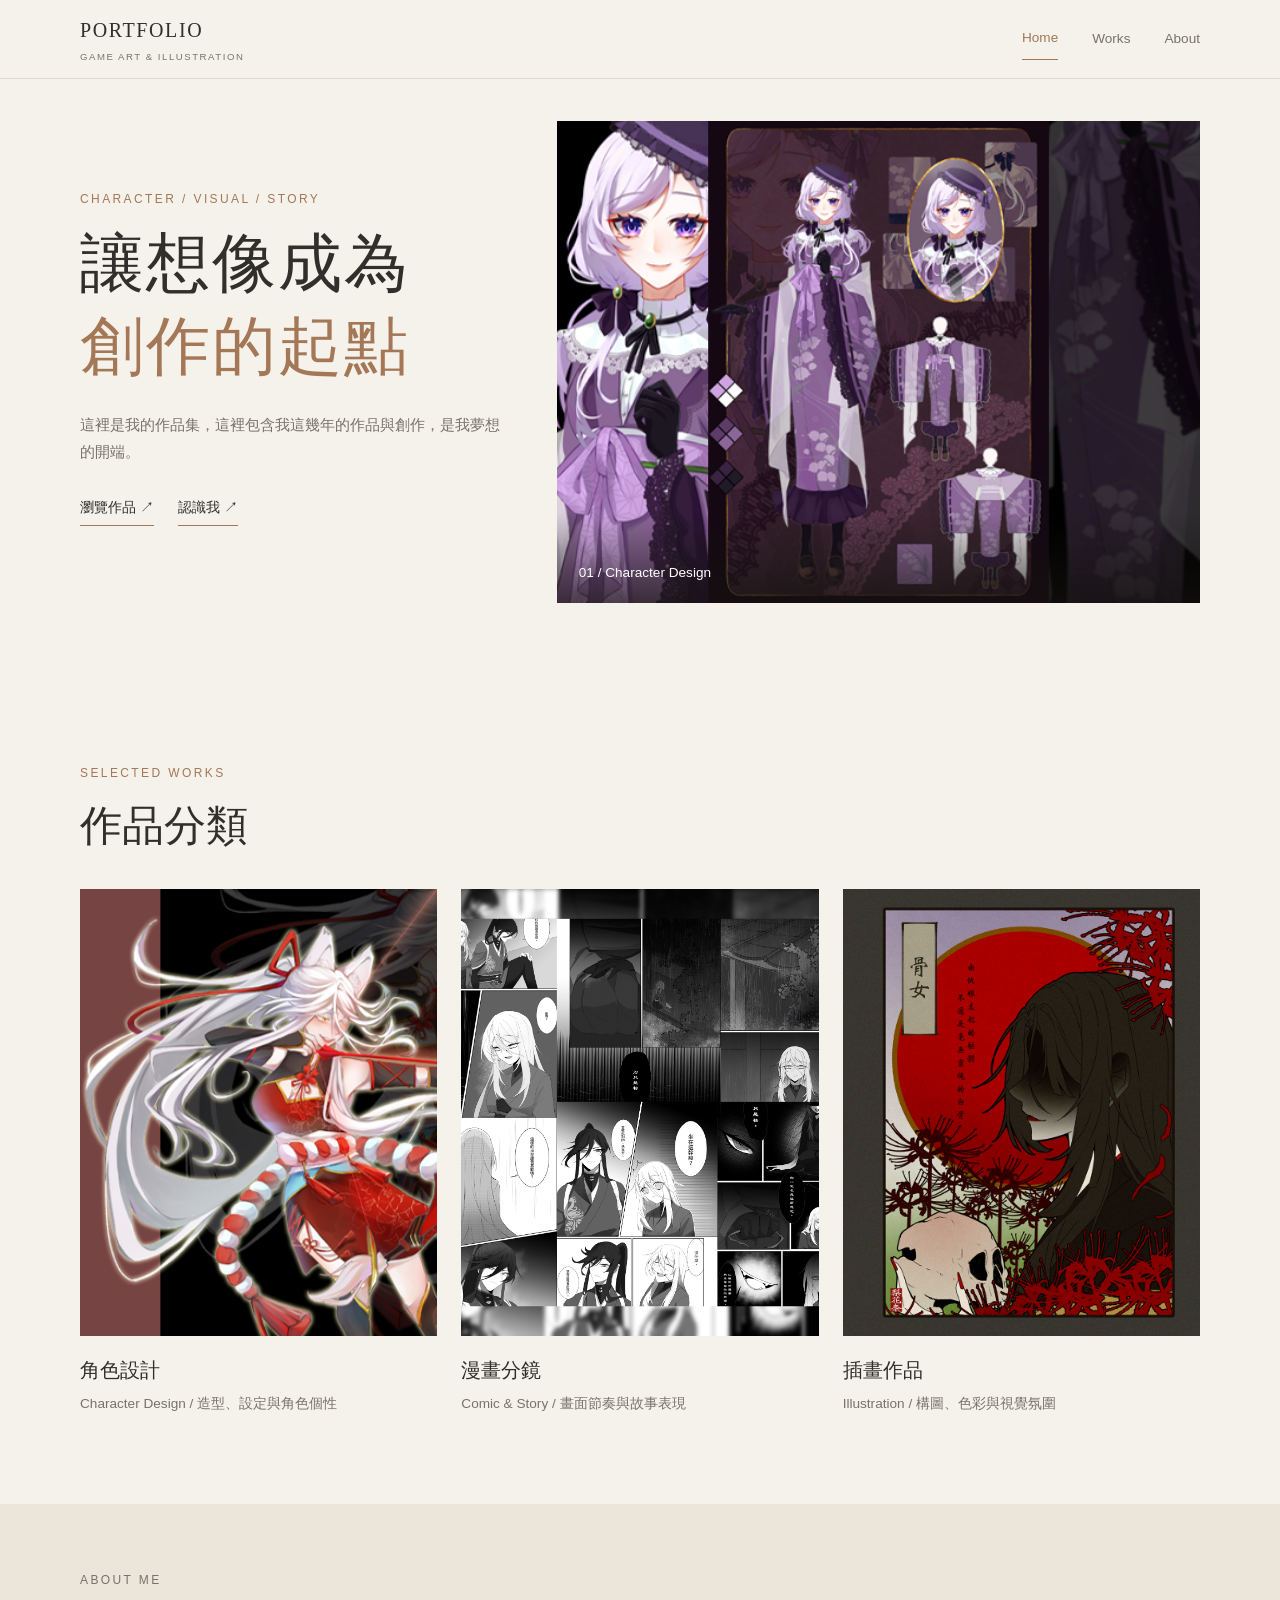
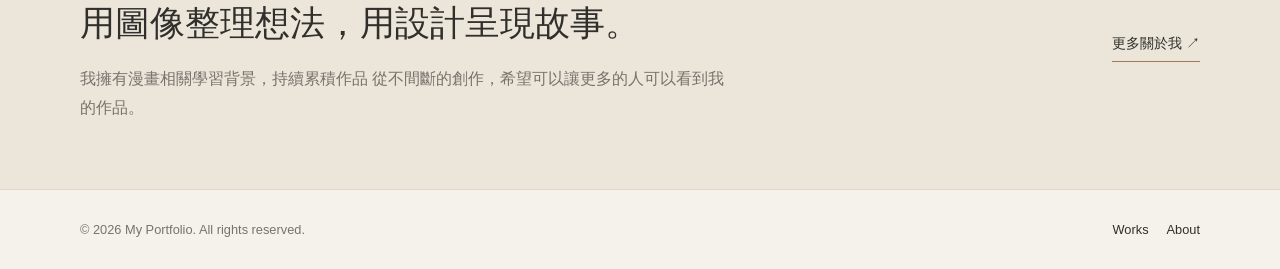
<file: index.html>
<!DOCTYPE html>
<html lang="zh-Hant">
<head>
  <meta charset="UTF-8">
  <meta name="viewport" content="width=device-width, initial-scale=1.0">
  <meta name="description" content="作品集">
  <title>Portfolio | Game Art</title>
  <link rel="stylesheet" href="style.css">
</head>
<body>

<header class="site-header">
  <nav class="nav container" aria-label="主要導覽">
    <a class="logo" href="index.html">
      PORTFOLIO
      <small>GAME ART & ILLUSTRATION</small>
    </a>
    <div class="nav-links">
      <a class="active" href="index.html">Home</a>
      <a href="works.html">Works</a>
      <a href="about.html">About</a>
    </div>
  </nav>
</header>

<main>
  <section class="hero">
    <div class="hero-grid container">
      <div class="hero-copy">
        <p class="eyebrow">Character / Visual / Story</p>
        <h1>
          讓想像成為
          <span>創作的起點</span>
        </h1>
        <p class="intro">
          這裡是我的作品集，這裡包含我這幾年的作品與創作，是我夢想的開端。

        </p>
        <a class="text-link" href="works.html">瀏覽作品 ↗</a>
        <a class="text-link" href="about.html">認識我 ↗</a>
      </div>

      <div class="carousel" aria-label="精選作品輪播">
        <div class="carousel-track">
          <div class="carousel-slide">
            <img src="img/ho1-01.png" alt="精選角色設計作品一">
            <div class="carousel-caption">01 / Character Design</div>
          </div>
          <div class="carousel-slide">
            <img src="img/ho1-02.png" alt="精選插畫作品二">
            <div class="carousel-caption">02 / Illustration</div>
          </div>
          <div class="carousel-slide">
            <img src="img/ho1-03.png" alt="精選漫畫作品三">
            <div class="carousel-caption">03 / Comic & Story</div>
          </div>
        </div>
      </div>
    </div>
  </section>

  <section class="section">
    <div class="container">
      <div class="section-heading">
        <p class="eyebrow">Selected Works</p>
        <h2>作品分類</h2>
        <p></p>
      </div>

      <div class="category-grid">
        <a class="category-card" href="works.html#character">
          <div class="category-image">
            <img src="img/ho-01.png" alt="角色設計分類作品">
          </div>
          <h3>角色設計</h3>
          <p>Character Design / 造型、設定與角色個性</p>
        </a>

        <a class="category-card" href="works.html#comic">
          <div class="category-image">
            <img src="img/ho-03.png" alt="漫畫分鏡分類作品">
          </div>
          <h3>漫畫分鏡</h3>
          <p>Comic & Story / 畫面節奏與故事表現</p>
        </a>

        <a class="category-card" href="works.html#illustration">
          <div class="category-image">
            <img src="img/ho-04.PNG" alt="插畫分類作品">
          </div>
          <h3>插畫作品</h3>
          <p>Illustration / 構圖、色彩與視覺氛圍</p>
        </a>
      </div>
    </div>
  </section>

  <section class="intro-band">
    <div class="container intro-band-inner">
      <div>
        <p class="eyebrow">About Me</p>
        <h2>用圖像整理想法，用設計呈現故事。</h2>
        <p>
          我擁有漫畫相關學習背景，持續累積作品
          從不間斷的創作，希望可以讓更多的人可以看到我的作品。
        </p>
      </div>
      <a class="text-link" href="about.html">更多關於我 ↗</a>
    </div>
  </section>
</main>

<footer class="site-footer">
  <div class="container footer-inner">
    <p>© 2026 My Portfolio. All rights reserved.</p>
    <div class="footer-links">
      <a href="works.html">Works</a>
      <a href="about.html">About</a>
    </div>
  </div>
</footer>

</body>
</html>
</file>
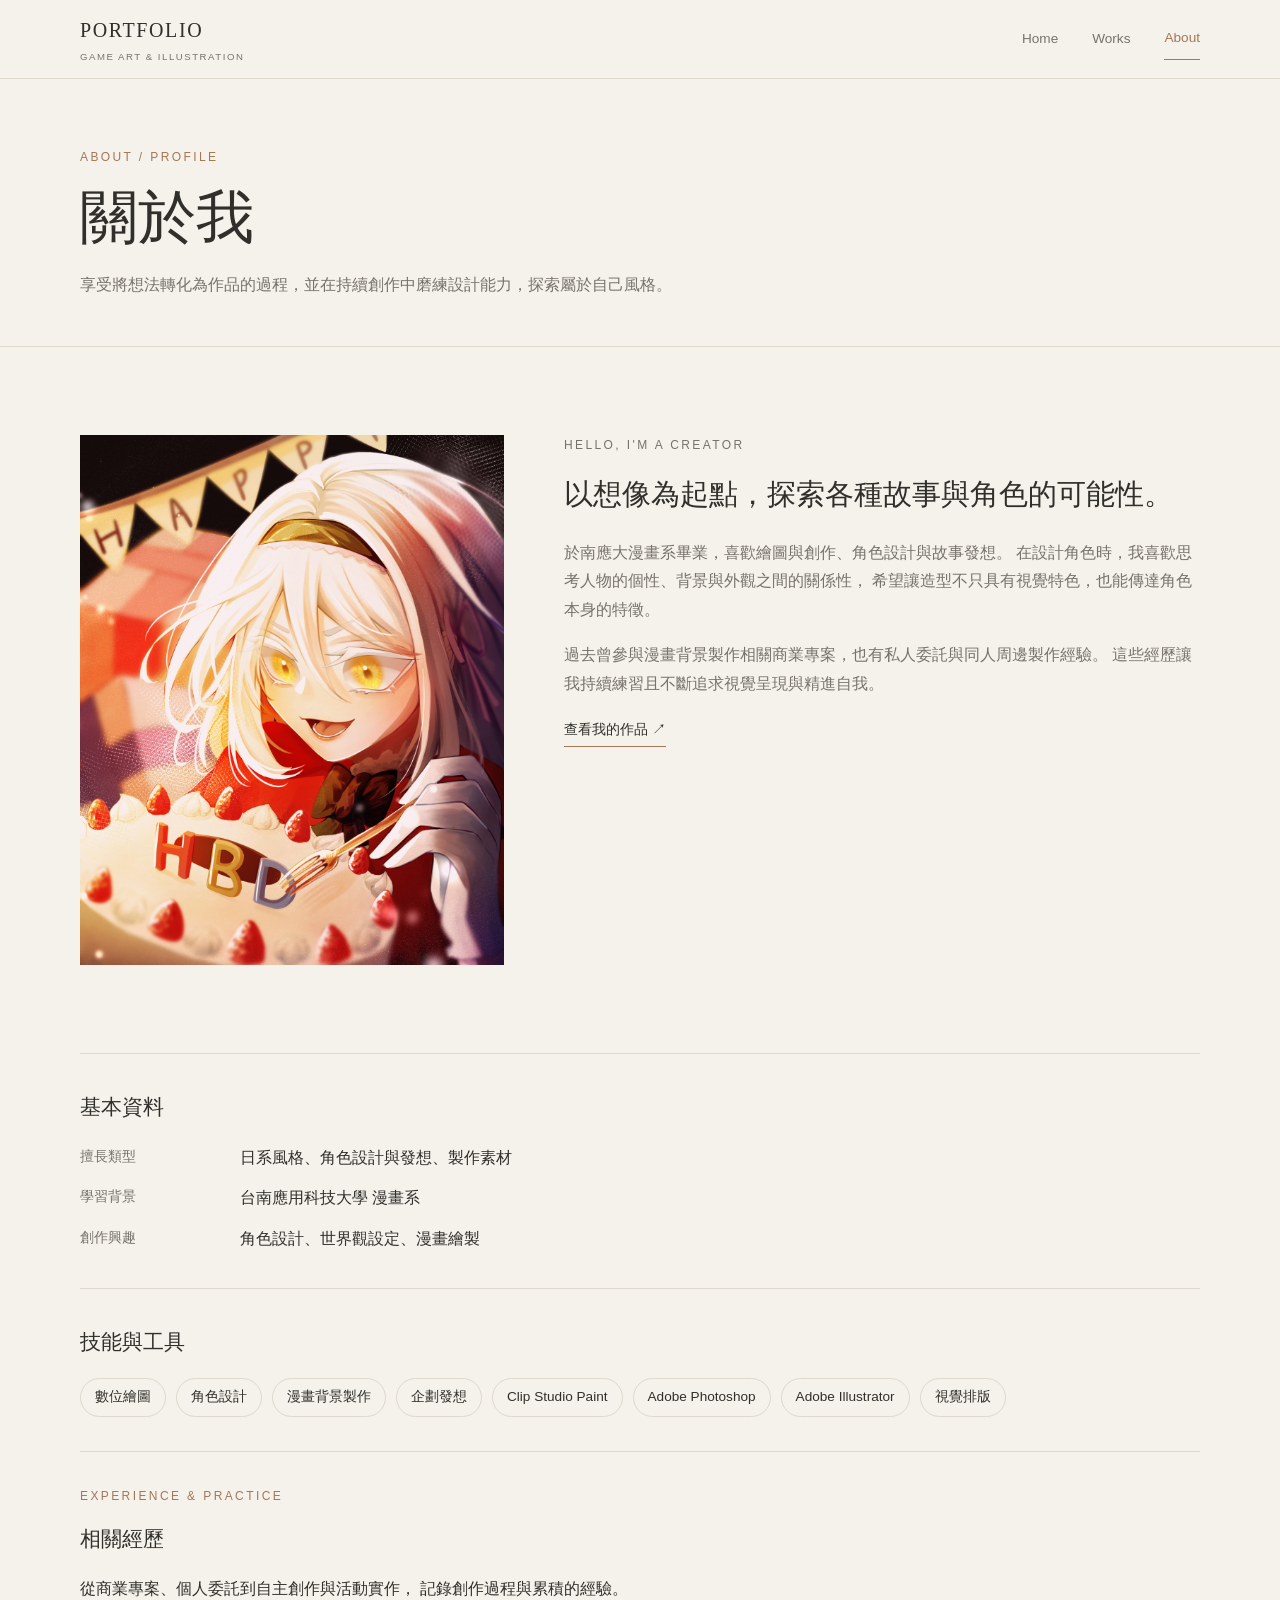
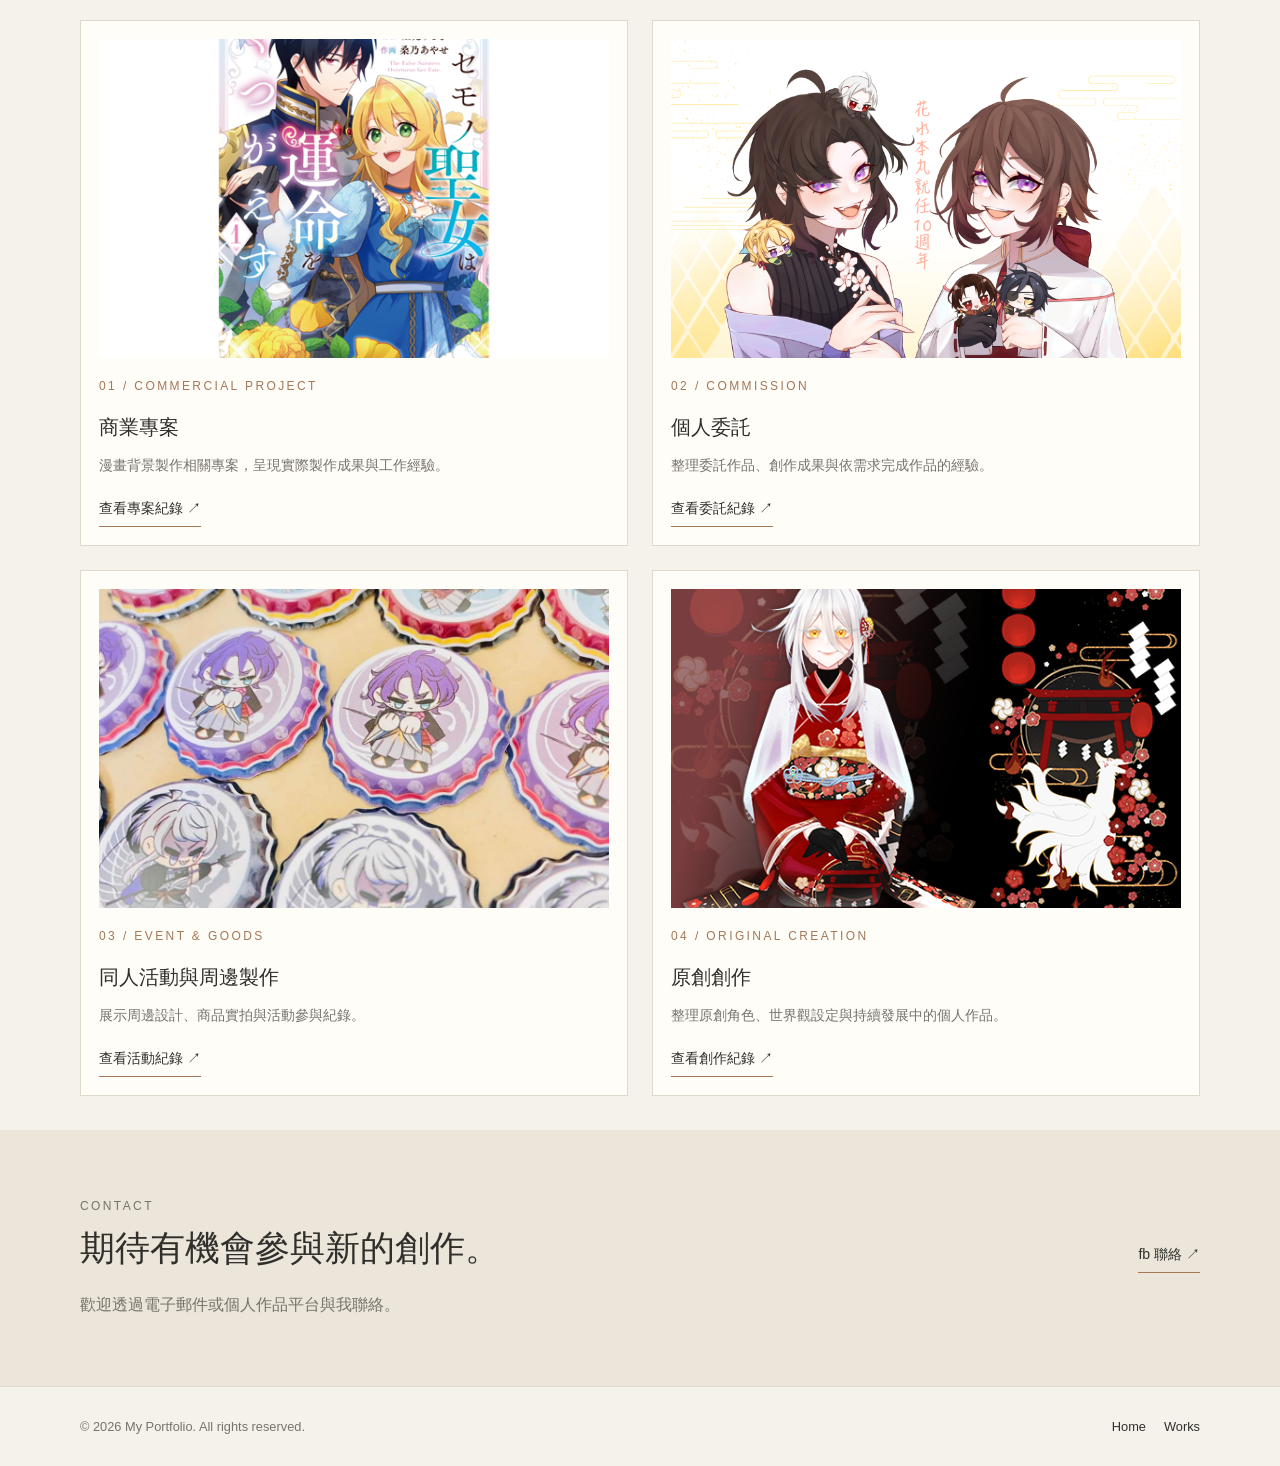
<file: about.html>
<!DOCTYPE html>
<html lang="zh-Hant">
<head>
  <meta charset="UTF-8">
  <meta name="viewport" content="width=device-width, initial-scale=1.0">
  <meta name="description" content="遊戲美術求職作品集的個人介紹、技能與相關經歷。">
  <title>About | Game Art Portfolio</title>
  <link rel="stylesheet" href="style.css">
</head>
<body>

<header class="site-header">
  <nav class="nav container" aria-label="主要導覽">
    <a class="logo" href="index.html">
      PORTFOLIO
      <small>GAME ART & ILLUSTRATION</small>
    </a>
    <div class="nav-links">
      <a href="index.html">Home</a>
      <a href="works.html">Works</a>
      <a class="active" href="about.html">About</a>
    </div>
  </nav>
</header>

<main>
  <section class="page-intro">
    <div class="container">
      <p class="eyebrow">About / Profile</p>
      <h1>關於我</h1>
      <p class="description"> 
        享受將想法轉化為作品的過程，並在持續創作中磨練設計能力，探索屬於自己風格。
      </p>
    </div>
  </section>

  <section class="section">
    <div class="container about-grid">
      <div class="profile-image">
        <img src="img/ab-01.PNG" alt="個人形象或代表作品">
      </div>

      <div class="about-copy">
        <p class="eyebrow">Hello, I'm a Creator</p>
        <h2>以想像為起點，探索各種故事與角色的可能性。</h2>

        <p>
          於南應大漫畫系畢業，喜歡繪圖與創作、角色設計與故事發想。
          在設計角色時，我喜歡思考人物的個性、背景與外觀之間的關係性，
          希望讓造型不只具有視覺特色，也能傳達角色本身的特徵。
        </p>

        <p>
          過去曾參與漫畫背景製作相關商業專案，也有私人委託與同人周邊製作經驗。
          這些經歷讓我持續練習且不斷追求視覺呈現與精進自我。
        </p>

        <a class="text-link" href="works.html">查看我的作品 ↗</a>
      </div>
    </div>
  </section>

  <section class="container info-section">
    <h3>基本資料</h3>
    <dl class="info-list">
      <dt>擅長類型</dt>
      <dd>日系風格、角色設計與發想、製作素材</dd>

      <dt>學習背景</dt>
      <dd>台南應用科技大學 漫畫系</dd>

      <dt>創作興趣</dt>
      <dd>角色設計、世界觀設定、漫畫繪製</dd>
    </dl>
  </section>

  <section class="container info-section">
    <h3>技能與工具</h3>
    <div class="skill-tags">
      <span>數位繪圖</span>
      <span>角色設計</span>
      <span>漫畫背景製作</span>
      <span>企劃發想</span>
      <span>Clip Studio Paint</span>
      <span>Adobe Photoshop</span>
      <span>Adobe Illustrator</span>
      <span>視覺排版</span>
    </div>
  </section>

  
<section class="container info-section" id="experience">
  <p class="eyebrow">Experience & Practice</p>
  <h3>相關經歷</h3>
  <p>
    從商業專案、個人委託到自主創作與活動實作，
    記錄創作過程與累積的經驗。
  </p>

  <div class="experience-grid">

    <a class="experience-card" href="experience.html#commercial">
      <div class="experience-card-image">
        <img
          src="img/ab-02.png"
          alt="商業漫畫背景製作專案"
          loading="lazy"
        >
      </div>
      <p class="eyebrow">01 / Commercial Project</p>
      <h3>商業專案</h3>
      <p>漫畫背景製作相關專案，呈現實際製作成果與工作經驗。</p>
      <span class="text-link">查看專案紀錄 ↗</span>
    </a>

    <a class="experience-card" href="experience.html#commission">
      <div class="experience-card-image">
        <img
          src="img/ab-03.PNG"
          alt="個人繪圖委託創作"
          loading="lazy"
        >
      </div>
      <p class="eyebrow">02 / Commission</p>
      <h3>個人委託</h3>
      <p>整理委託作品、創作成果與依需求完成作品的經驗。</p>
      <span class="text-link">查看委託紀錄 ↗</span>
    </a>

    <a class="experience-card" href="experience.html#event">
      <div class="experience-card-image">
        <img
          src="img/ab-04.jpg"
          alt="同人活動與周邊商品"
          loading="lazy"
        >
      </div>
      <p class="eyebrow">03 / Event & Goods</p>
      <h3>同人活動與周邊製作</h3>
      <p>展示周邊設計、商品實拍與活動參與紀錄。</p>
      <span class="text-link">查看活動紀錄 ↗</span>
    </a>

    <a class="experience-card" href="experience.html#original">
      <div class="experience-card-image">
        <img
          src="img/ab-05.png"
          alt="原創角色與個人創作"
          loading="lazy"
        >
      </div>
      <p class="eyebrow">04 / Original Creation</p>
      <h3>原創創作</h3>
      <p>整理原創角色、世界觀設定與持續發展中的個人作品。</p>
      <span class="text-link">查看創作紀錄 ↗</span>
    </a>

  </div>
</section>


  <section class="intro-band">
    <div class="container intro-band-inner">
      <div>
        <p class="eyebrow">Contact</p>
        <h2>期待有機會參與新的創作。</h2>
        <p>
          歡迎透過電子郵件或個人作品平台與我聯絡。
        </p>
      </div>
      <a class="text-link" href="https://www.facebook.com/share/1D8kevS81f/">
        fb 聯絡 ↗
      </a>
    </div>
  </section>
</main>

<footer class="site-footer">
  <div class="container footer-inner">
    <p>© 2026 My Portfolio. All rights reserved.</p>
    <div class="footer-links">
      <a href="index.html">Home</a>
      <a href="works.html">Works</a>
    </div>
  </div>
</footer>

</body>
</html>
</file>
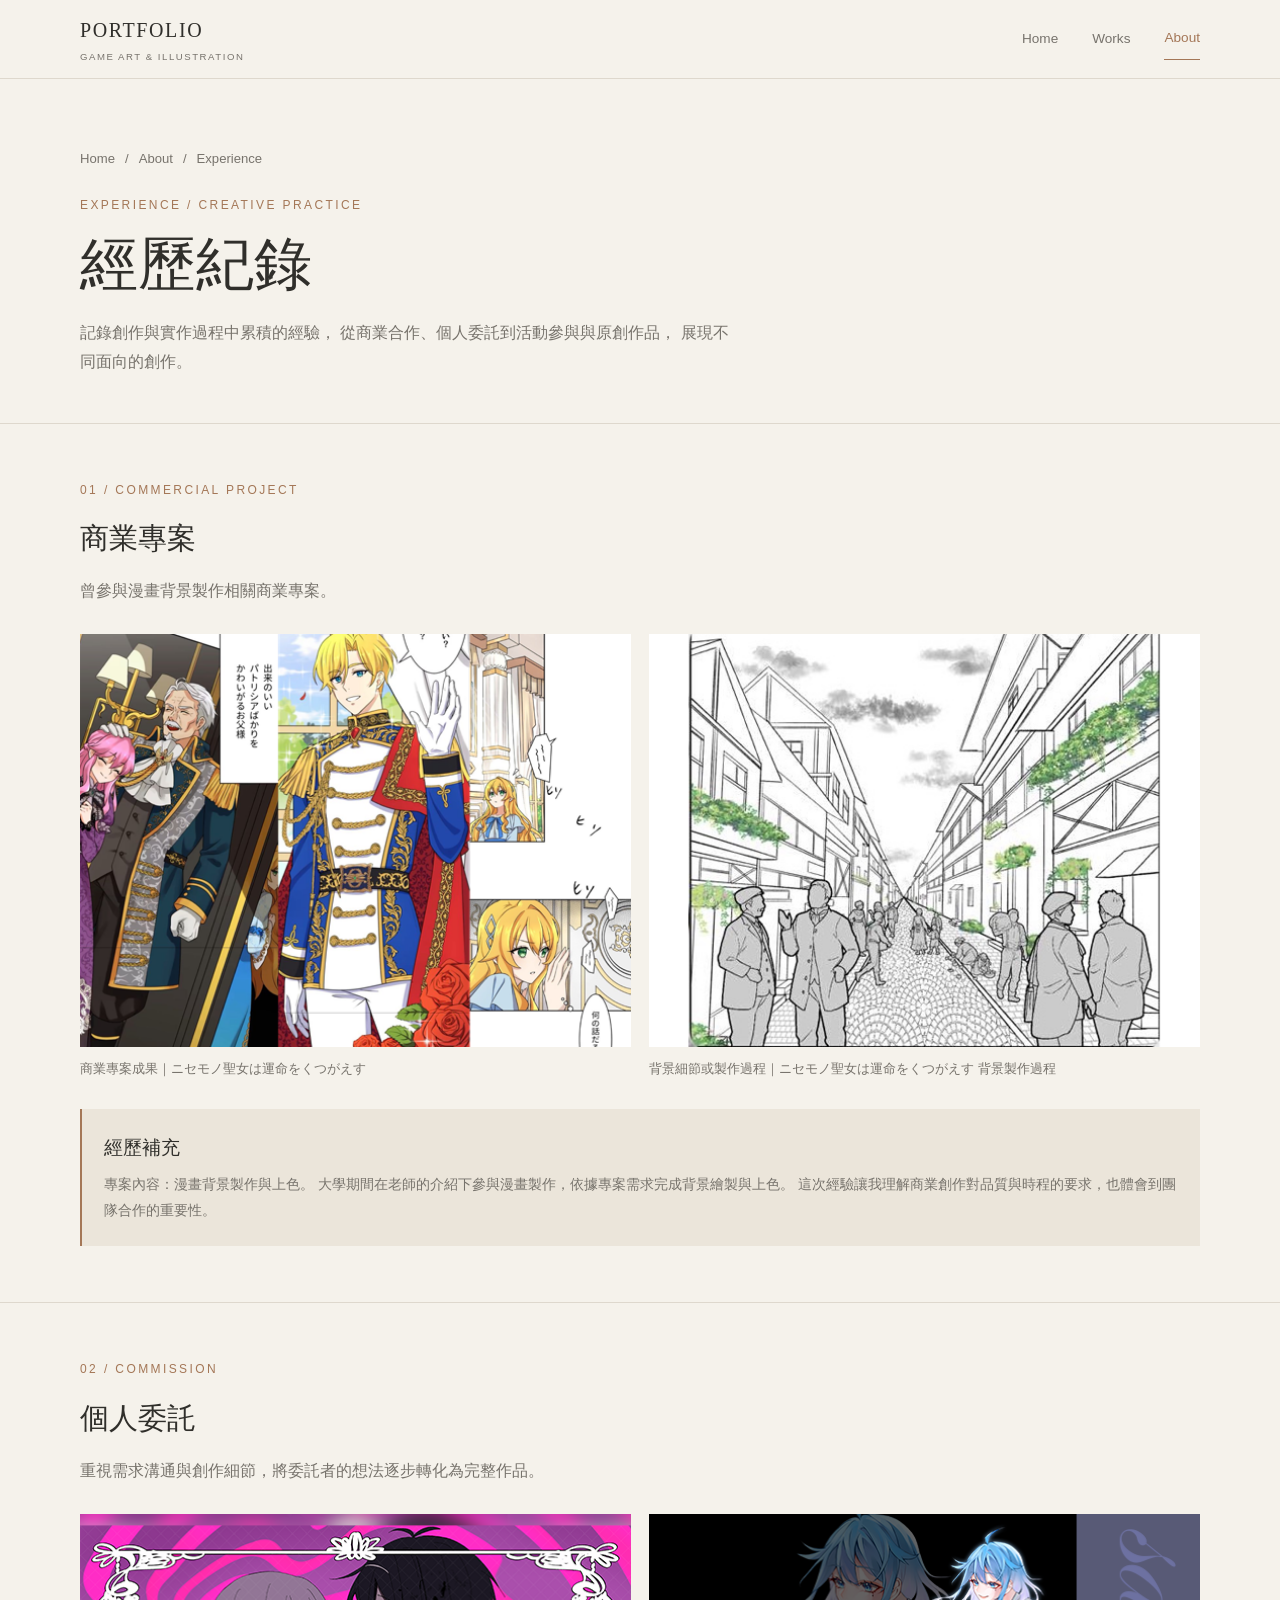
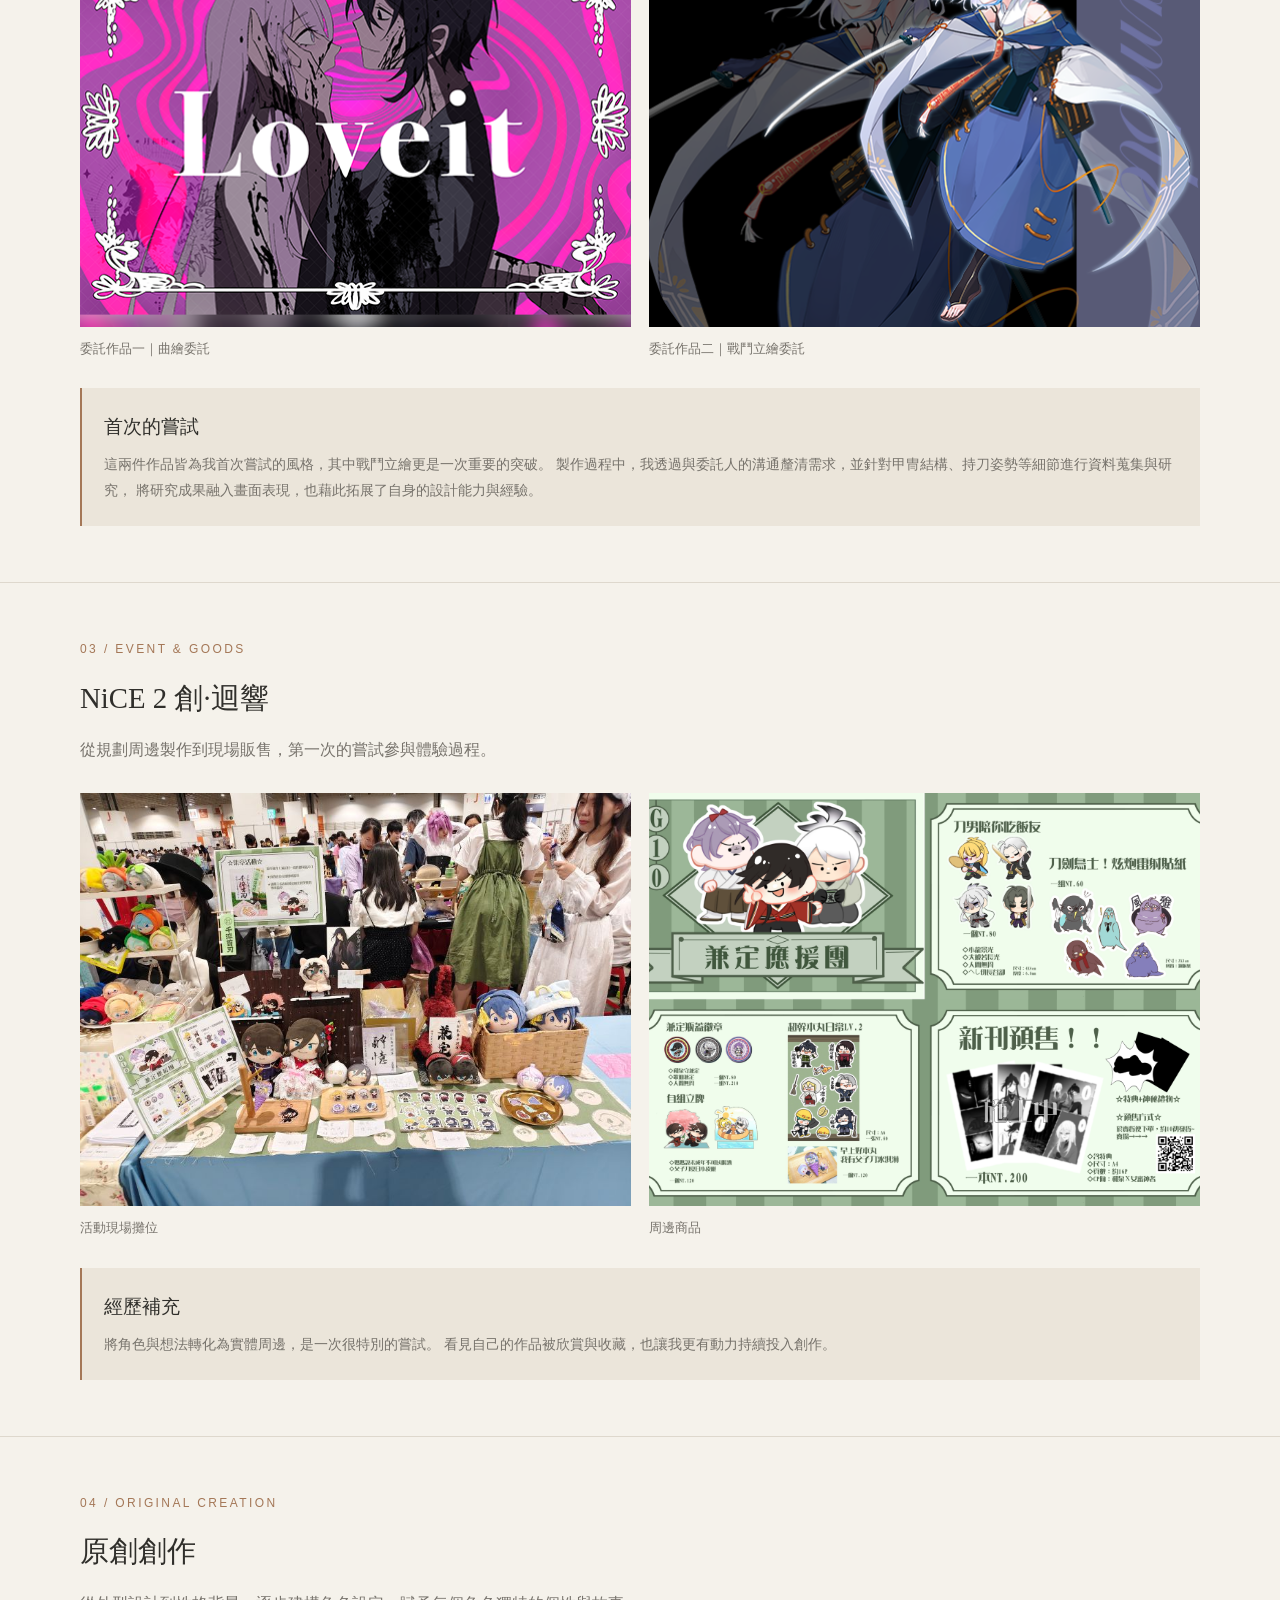
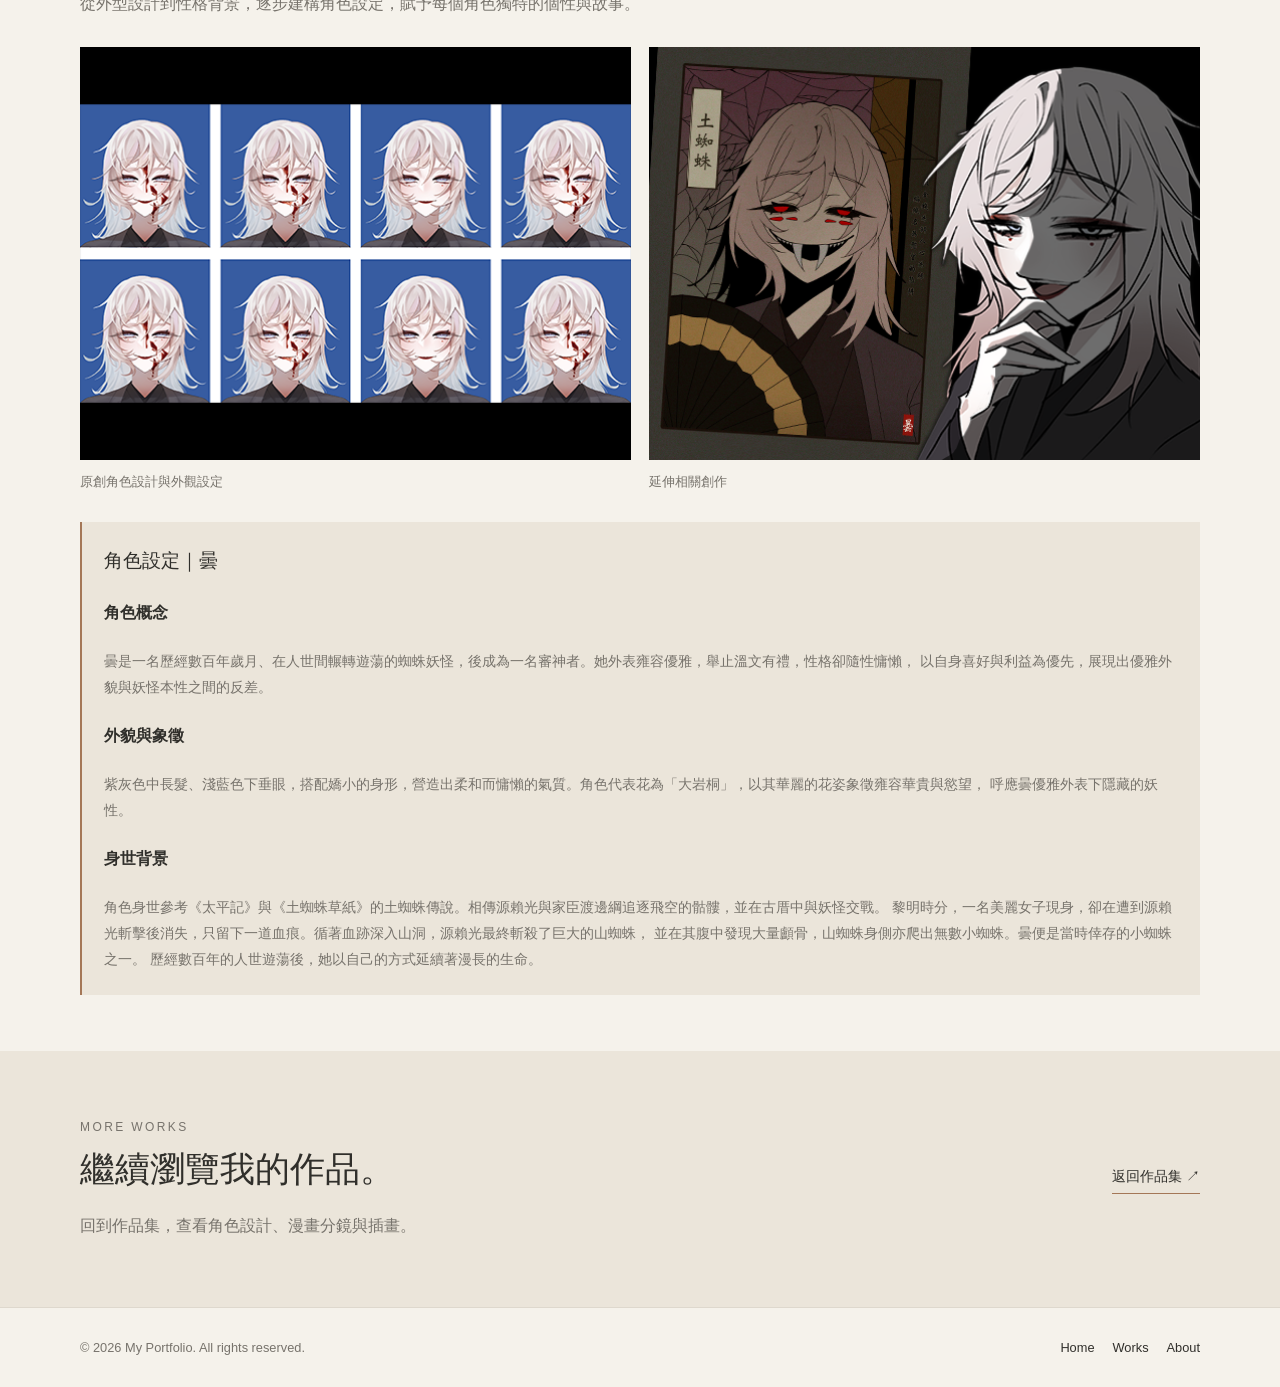
<file: experience.html>
<!DOCTYPE html>
<html lang="zh-Hant">
<head>
  <meta charset="UTF-8">
  <meta name="viewport" content="width=device-width, initial-scale=1.0">
  <meta
    name="description"
    content="遊戲美術作品集相關經歷，包含商業專案、個人委託、同人活動與原創創作。"
  >
  <title>Experience | Game Art Portfolio</title>
  <link rel="stylesheet" href="style.css">
</head>
<body>

<header class="site-header">
  <nav class="nav container" aria-label="主要導覽">
    <a class="logo" href="index.html">
      PORTFOLIO
      <small>GAME ART & ILLUSTRATION</small>
    </a>
    <div class="nav-links">
      <a href="index.html">Home</a>
      <a href="works.html">Works</a>
      <a class="active" href="about.html">About</a>
    </div>
  </nav>
</header>

<main>
  <section class="page-intro">
    <div class="container">
      <div class="breadcrumb">
        <a href="index.html">Home</a>
        <span>/</span>
        <a href="about.html">About</a>
        <span>/</span>
        <span>Experience</span>
      </div>

      <p class="eyebrow">Experience / Creative Practice</p>
      <h1>經歷紀錄</h1>
      <p class="description">
        記錄創作與實作過程中累積的經驗，
        從商業合作、個人委託到活動參與與原創作品，
        展現不同面向的創作。
      </p>
    </div>
  </section>

  <!-- 01 商業專案 -->
  <section class="experience-detail" id="commercial">
    <div class="container">
      <p class="eyebrow">01 / Commercial Project</p>
      <h2>商業專案</h2>
      <p class="detail-description">
        曾參與漫畫背景製作相關商業專案。
        
      </p>

      <div class="experience-photo-grid">
        <figure class="experience-photo">
          <div class="photo-frame">
            <img
              src="img/ab01-01.png"
              alt="漫畫背景製作成果"
              loading="lazy"
            >
          </div>
          <figcaption>商業專案成果｜ニセモノ聖女は運命をくつがえす</figcaption>
        </figure>

        <figure class="experience-photo">
          <div class="photo-frame">
            <img
              src="img/ab01-02.png"
              alt="漫畫背景細節展示"
              loading="lazy"
            >
          </div>
          <figcaption>背景細節或製作過程｜ニセモノ聖女は運命をくつがえす 背景製作過程</figcaption>
        </figure>
      </div>

      <div class="experience-note">
        <h3>經歷補充</h3>
        <p>
          專案內容：漫畫背景製作與上色。
          大學期間在老師的介紹下參與漫畫製作，依據專案需求完成背景繪製與上色。
          這次經驗讓我理解商業創作對品質與時程的要求，也體會到團隊合作的重要性。
        </p>
      </div>
    </div>
  </section>

  <!-- 02 個人委託 -->
  <section class="experience-detail" id="commission">
    <div class="container">
      <p class="eyebrow">02 / Commission</p>
      <h2>個人委託</h2>
      <p class="detail-description">
        重視需求溝通與創作細節，將委託者的想法逐步轉化為完整作品。
      </p>

      <div class="experience-photo-grid">
        <figure class="experience-photo">
          <div class="photo-frame">
            <img
              src="img/ab02-01.png"
              alt="個人委託作品一"
              loading="lazy"
            >
          </div>
          <figcaption>委託作品一｜曲繪委託</figcaption>
        </figure>

        <figure class="experience-photo">
          <div class="photo-frame">
            <img
              src="img/ad02-02.png"
              alt="個人委託作品二"
              loading="lazy"
            >
          </div>
          <figcaption>委託作品二｜戰鬥立繪委託</figcaption>
        </figure>
      </div>

      <div class="experience-note">
        <h3>首次的嘗試</h3>
        <p>
       這兩件作品皆為我首次嘗試的風格，其中戰鬥立繪更是一次重要的突破。
       製作過程中，我透過與委託人的溝通釐清需求，並針對甲冑結構、持刀姿勢等細節進行資料蒐集與研究，
       將研究成果融入畫面表現，也藉此拓展了自身的設計能力與經驗。
        </p>
      </div>
    </div>
  </section>

  <!-- 03 同人活動與周邊 -->
  <section class="experience-detail" id="event">
    <div class="container">
      <p class="eyebrow">03 / Event & Goods</p>
      <h2>NiCE 2 創·迴響</h2>
      <p class="detail-description">
         從規劃周邊製作到現場販售，第一次的嘗試參與體驗過程。

      </p>

      <div class="experience-photo-grid">
        <figure class="experience-photo">
          <div class="photo-frame">
            <img
              src="img/ab03-01.jpg"
              alt="同人活動或攤位照片"
              loading="lazy"
            >
          </div>
          <figcaption>活動現場攤位</figcaption>
        </figure>

        <figure class="experience-photo">
          <div class="photo-frame">
            <img
              src="img/ab03-02.PNG"
              alt="同人周邊視覺設計"
              loading="lazy"
            >
          </div>
          <figcaption>周邊商品</figcaption>
        </figure>
      </div>

      <div class="experience-note">
        <h3>經歷補充</h3>
        <p>
           將角色與想法轉化為實體周邊，是一次很特別的嘗試。
           看見自己的作品被欣賞與收藏，也讓我更有動力持續投入創作。

        </p>
      </div>
    </div>
  </section>

  <!-- 04 原創創作 -->
  <section class="experience-detail" id="original">
    <div class="container">
      <p class="eyebrow">04 / Original Creation</p>
      <h2>原創創作</h2>
      <p class="detail-description">
        從外型設計到性格背景，逐步建構角色設定，賦予每個角色獨特的個性與故事。
      </p>

      <div class="experience-photo-grid">
        <figure class="experience-photo">
          <div class="photo-frame">
            <img
              src="img/ab04-01.png"
              alt="原創角色設計"
              loading="lazy"
            >
          </div>
          <figcaption>原創角色設計與外觀設定</figcaption>
        </figure>

        <figure class="experience-photo">
          <div class="photo-frame">
            <img
              src="img/ab04-02.png"
              alt="原創角色延伸創作"
              loading="lazy"
            >
          </div>
          <figcaption>延伸相關創作</figcaption>
        </figure>
      </div>

      <div class="experience-note">
        <h3>角色設定｜曇</h3>
        <p>
          <h4>角色概念</h4> 
           <p>曇是一名歷經數百年歲月、在人世間輾轉遊蕩的蜘蛛妖怪，後成為一名審神者。她外表雍容優雅，舉止溫文有禮，性格卻隨性慵懶，
           以自身喜好與利益為優先，展現出優雅外貌與妖怪本性之間的反差。
           </p>

          <h4>外貌與象徵</h4>
           <p>紫灰色中長髮、淺藍色下垂眼，搭配嬌小的身形，營造出柔和而慵懶的氣質。角色代表花為「大岩桐」，以其華麗的花姿象徵雍容華貴與慾望，
           呼應曇優雅外表下隱藏的妖性。
           </p>
          <h4>身世背景</h4>
           <p>
           角色身世參考《太平記》與《土蜘蛛草紙》的土蜘蛛傳說。相傳源賴光與家臣渡邊綱追逐飛空的骷髏，並在古厝中與妖怪交戰。
           黎明時分，一名美麗女子現身，卻在遭到源賴光斬擊後消失，只留下一道血痕。循著血跡深入山洞，源賴光最終斬殺了巨大的山蜘蛛，
           並在其腹中發現大量顱骨，山蜘蛛身側亦爬出無數小蜘蛛。曇便是當時倖存的小蜘蛛之一。
           歷經數百年的人世遊蕩後，她以自己的方式延續著漫長的生命。
           </p> 
          
        </p>
      </div>
    </div>
  </section>

  <section class="intro-band">
    <div class="container intro-band-inner">
      <div>
        <p class="eyebrow">More Works</p>
        <h2>繼續瀏覽我的作品。</h2>
        <p>回到作品集，查看角色設計、漫畫分鏡與插畫。</p>
      </div>
      <a class="text-link" href="works.html">返回作品集 ↗</a>
    </div>
  </section>
</main>

<footer class="site-footer">
  <div class="container footer-inner">
    <p>© 2026 My Portfolio. All rights reserved.</p>
    <div class="footer-links">
      <a href="index.html">Home</a>
      <a href="works.html">Works</a>
      <a href="about.html">About</a>
    </div>
  </div>
</footer>

</body>
</html>
</file>
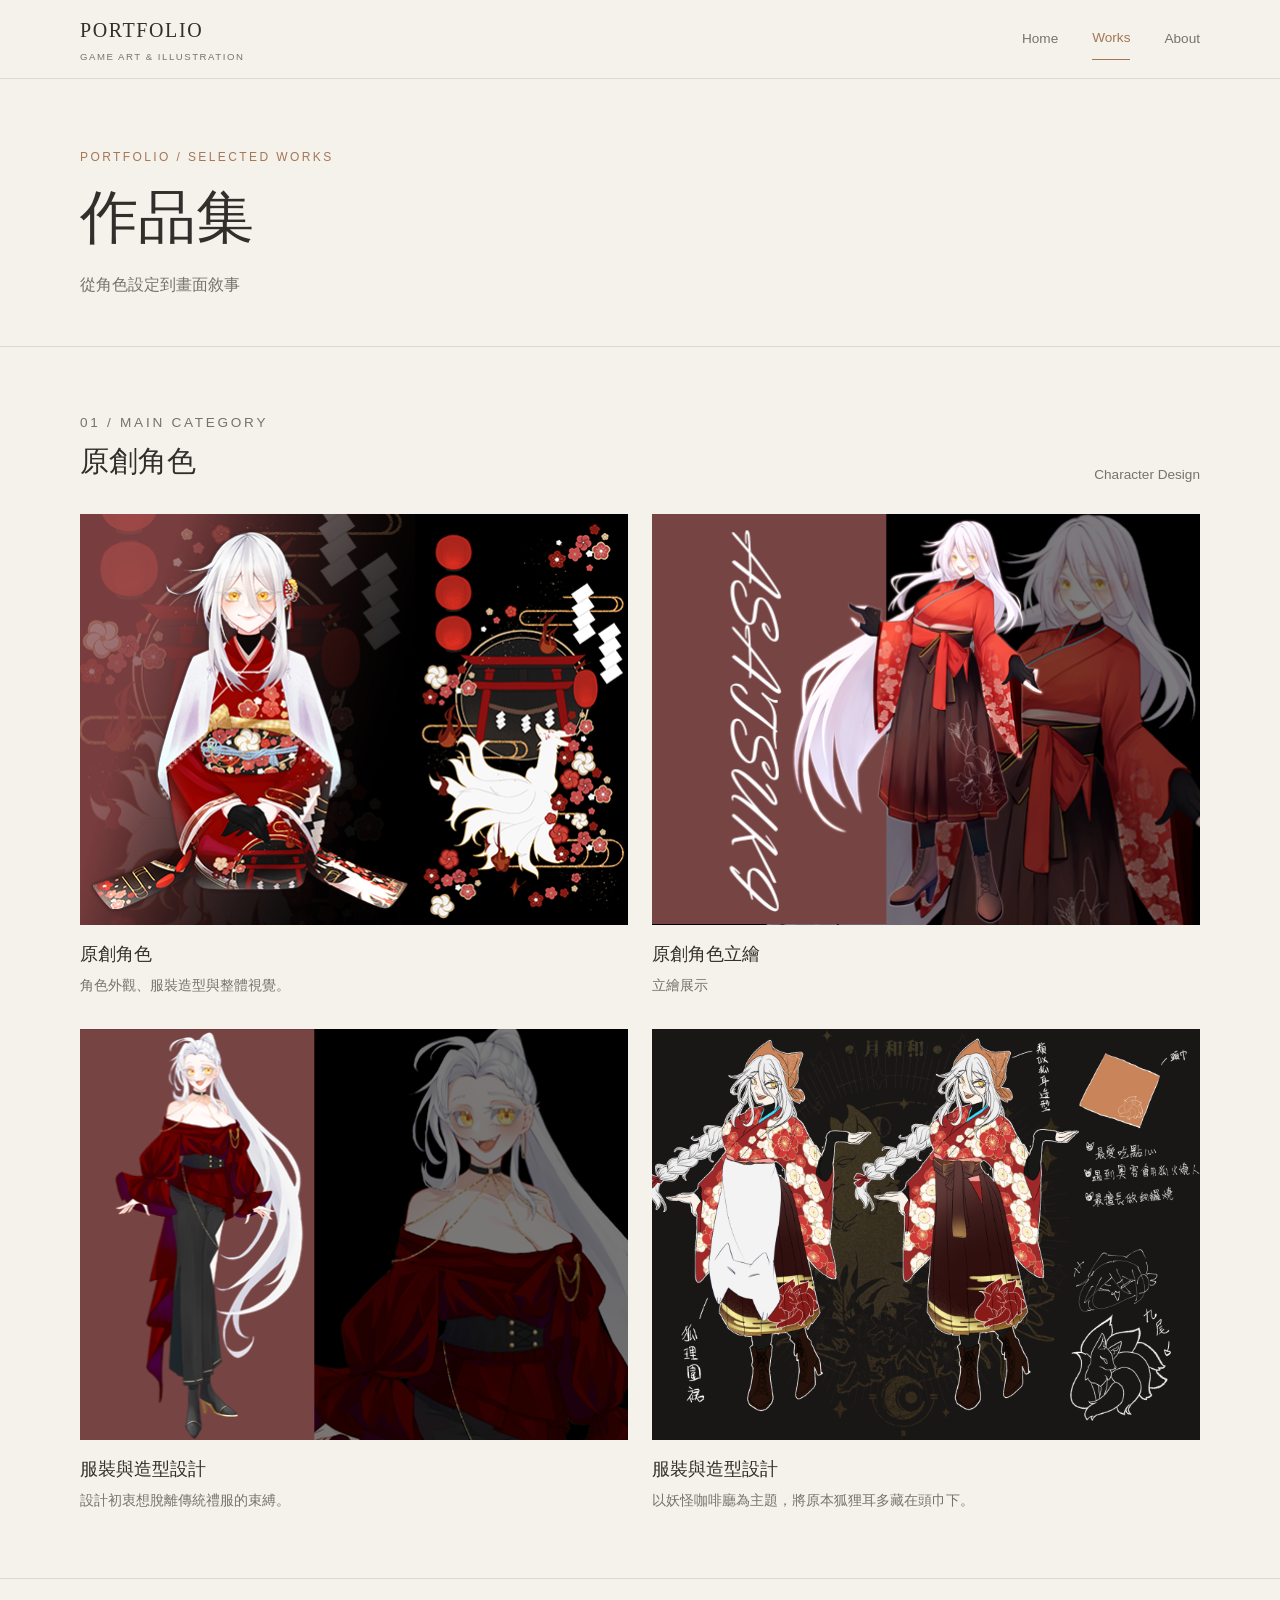
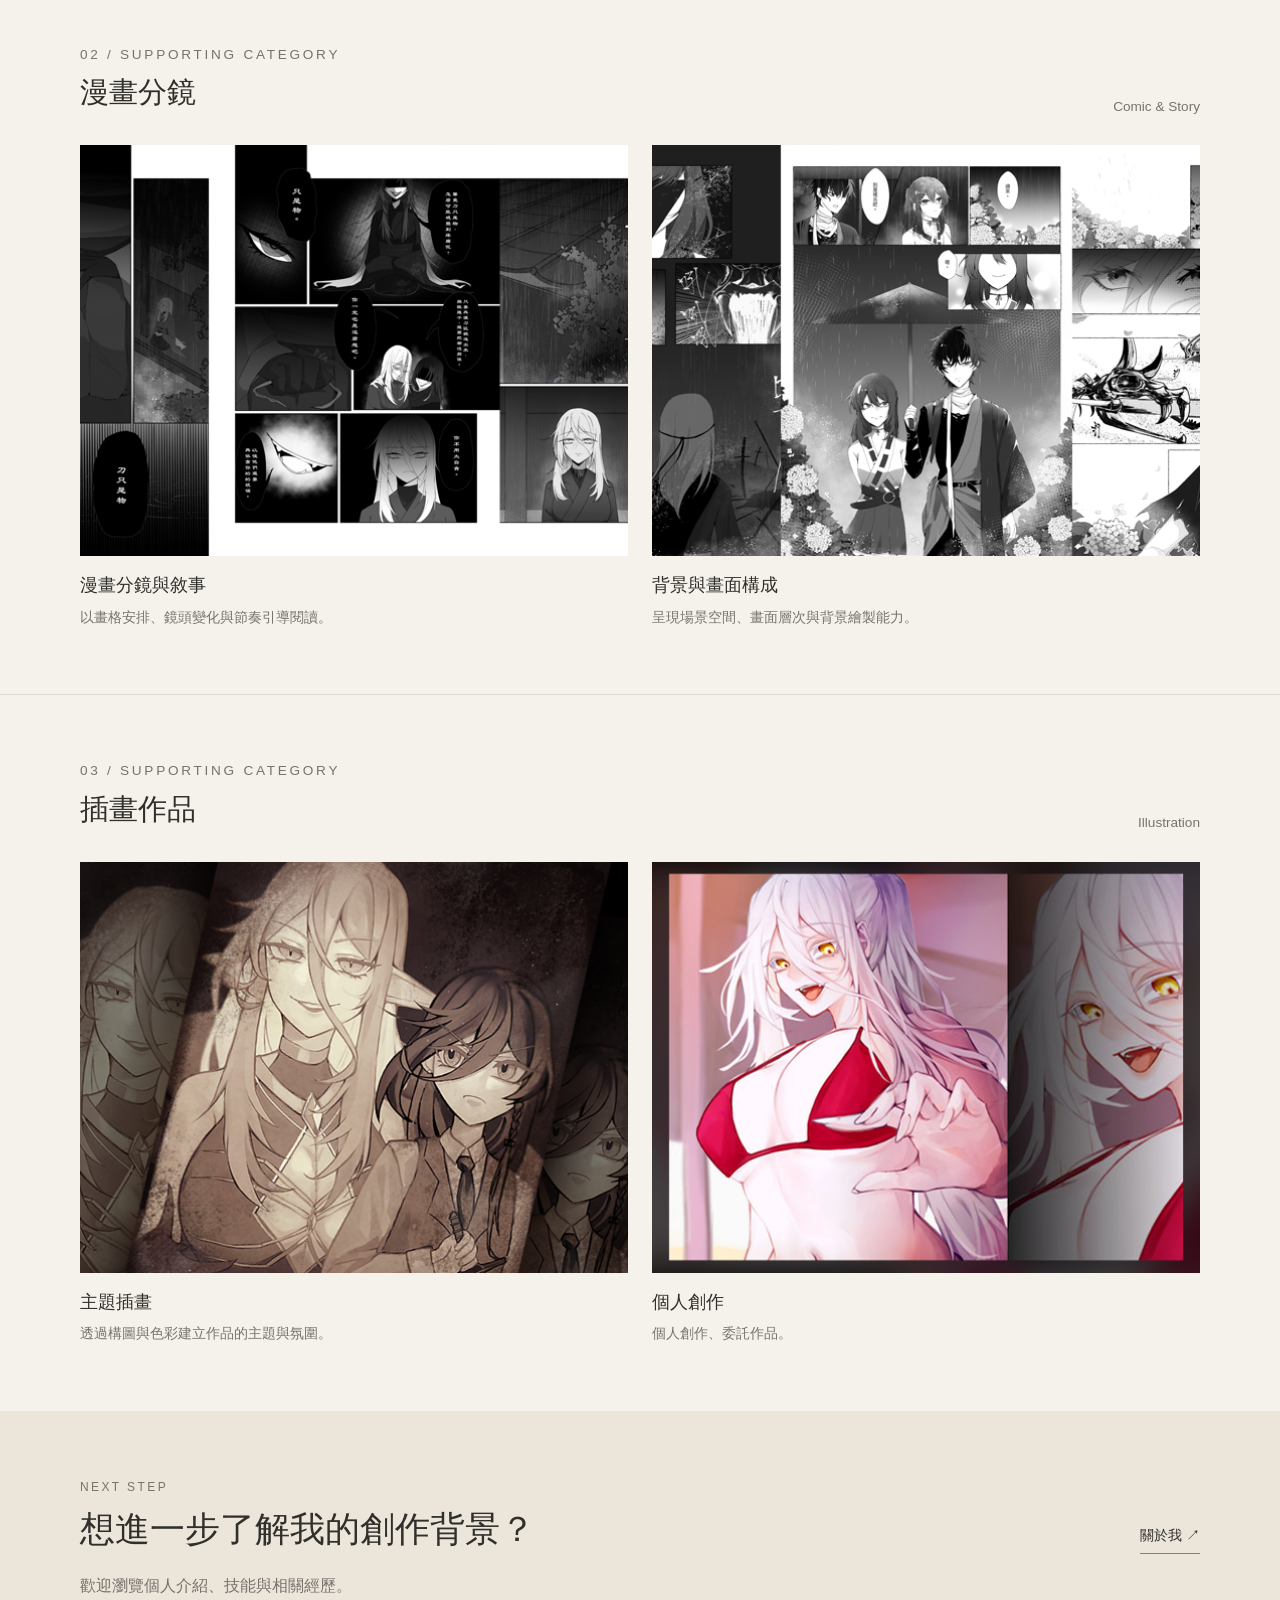
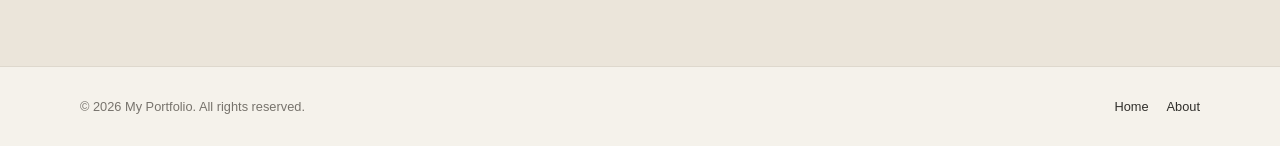
<file: works.html>
<!DOCTYPE html>
<html lang="zh-Hant">
<head>
  <meta charset="UTF-8">
  <meta name="viewport" content="width=device-width, initial-scale=1.0">
  <meta name="description" content="角色設計、漫畫分鏡與插畫作品展示。">
  <title>Works | Game Art Portfolio</title>
  <link rel="stylesheet" href="style.css">
</head>
<body>

<header class="site-header">
  <nav class="nav container" aria-label="主要導覽">
    <a class="logo" href="index.html">
      PORTFOLIO
      <small>GAME ART & ILLUSTRATION</small>
    </a>
    <div class="nav-links">
      <a href="index.html">Home</a>
      <a class="active" href="works.html">Works</a>
      <a href="about.html">About</a>
    </div>
  </nav>
</header>

<main>
  <section class="page-intro">
    <div class="container">
      <p class="eyebrow">Portfolio / Selected Works</p>
      <h1>作品集</h1>
      <p class="description">
        從角色設定到畫面敘事
      </p>
    </div>
  </section>

  <!-- 主要分類：角色設計 -->
  <section class="work-section" id="character">
    <div class="container">
      <div class="work-section-heading">
        <div>
          <p class="eyebrow">01 / Main Category</p>
          <h2>原創角色</h2>
        </div>
        <p>Character Design</p>
      </div>

      <div class="work-grid">
        <article class="work-card">
          <div class="work-image">
            <img src="img/ab-05.png" alt="原創角色設計作品一">
          </div>
          <h3>原創角色</h3>
          <p>角色外觀、服裝造型與整體視覺。</p>
        </article>

        <article class="work-card">
          <div class="work-image">
            <img src="img/wo01-02.png" alt="原創角色設計作品二">
          </div>
          <h3>原創角色立繪</h3>
          <p>立繪展示</p>
        </article>

        <article class="work-card">
          <div class="work-image">
            <img src="img/wo01-03.png" alt="角色服裝與造型設計">
          </div>
          <h3>服裝與造型設計</h3>
          <p>設計初衷想脫離傳統禮服的束縛。</p>
        </article>

        <article class="work-card">
          <div class="work-image">
            <img src="img/wo01-04.PNG" alt="角色表情與動作設計">
          </div>
          <h3>服裝與造型設計</h3>
          <p>以妖怪咖啡廳為主題，將原本狐狸耳多藏在頭巾下。</p>
        </article>
      </div>
    </div>
  </section>

  <!-- 次要分類：漫畫分鏡 -->
  <section class="work-section" id="comic">
    <div class="container">
      <div class="work-section-heading">
        <div>
          <p class="eyebrow">02 / Supporting Category</p>
          <h2>漫畫分鏡</h2>
        </div>
        <p>Comic & Story</p>
      </div>

      <div class="work-grid">
        <article class="work-card">
          <div class="work-image">
            <img src="img/wo02-01.png" alt="漫畫分鏡作品一">
          </div>
          <h3>漫畫分鏡與敘事</h3>
          <p>以畫格安排、鏡頭變化與節奏引導閱讀。</p>
        </article>

        <article class="work-card">
          <div class="work-image">
            <img src="img/wo02-02.png" alt="漫畫背景與畫面構成作品">
          </div>
          <h3>背景與畫面構成</h3>
          <p>呈現場景空間、畫面層次與背景繪製能力。</p>
        </article>
      </div>
    </div>
  </section>

  <!-- 次要分類：插畫 -->
  <section class="work-section" id="illustration">
    <div class="container">
      <div class="work-section-heading">
        <div>
          <p class="eyebrow">03 / Supporting Category</p>
          <h2>插畫作品</h2>
        </div>
        <p>Illustration</p>
      </div>

      <div class="work-grid">
        <article class="work-card">
          <div class="work-image">
            <img src="img/wo3-01.png" alt="插畫作品一">
          </div>
          <h3>主題插畫</h3>
          <p>透過構圖與色彩建立作品的主題與氛圍。</p>
        </article>

        <article class="work-card">
          <div class="work-image">
            <img src="img/wo3-02.png" alt="插畫作品二">
          </div>
          <h3>個人創作</h3>
          <p>個人創作、委託作品。</p>
        </article>
      </div>
    </div>
  </section>

  <section class="intro-band">
    <div class="container intro-band-inner">
      <div>
        <p class="eyebrow">Next Step</p>
        <h2>想進一步了解我的創作背景？</h2>
        <p>歡迎瀏覽個人介紹、技能與相關經歷。</p>
      </div>
      <a class="text-link" href="about.html">關於我 ↗</a>
    </div>
  </section>
</main>

<footer class="site-footer">
  <div class="container footer-inner">
    <p>© 2026 My Portfolio. All rights reserved.</p>
    <div class="footer-links">
      <a href="index.html">Home</a>
      <a href="about.html">About</a>
    </div>
  </div>
</footer>

</body>
</html>
</file>
<file: style.css>
/* =========================
   Game Art Portfolio
   Japanese Minimal Style
   ========================= */

:root {
  --paper: #f5f2eb;
  --white: #fffdf8;
  --ink: #302f2b;
  --muted: #77736c;
  --accent: #a47757;
  --line: #ded8cd;
  --soft: #ebe5da;
  --serif: "Noto Serif TC", "Yu Mincho", serif;
  --sans: "Noto Sans TC", "Yu Gothic", sans-serif;
}

* {
  box-sizing: border-box;
}

html {
  scroll-behavior: smooth;
  scroll-padding-top: 100px;
}

body {
  margin: 0;
  background: var(--paper);
  color: var(--ink);
  font-family: var(--sans);
  line-height: 1.8;
}

img {
  display: block;
  width: 100%;
  height: auto;
}

a {
  color: inherit;
  text-decoration: none;
}

button,
a {
  -webkit-tap-highlight-color: transparent;
}

button:focus-visible,
a:focus-visible {
  outline: 2px solid var(--accent);
  outline-offset: 4px;
}

.container {
  width: min(1120px, 88%);
  margin-inline: auto;
}

.eyebrow {
  margin: 0 0 12px;
  color: var(--accent);
  font-size: 0.75rem;
  letter-spacing: 0.2em;
  text-transform: uppercase;
}

.section {
  padding: 88px 0;
}

.section-heading {
  margin-bottom: 34px;
}

.section-heading h2 {
  margin: 0;
  font-family: var(--serif);
  font-size: clamp(1.8rem, 4vw, 2.6rem);
  font-weight: 500;
  line-height: 1.4;
}

.section-heading p:last-child {
  color: var(--muted);
  font-size: 0.9rem;
}

.text-link {
  display: inline-flex;
  align-items: center;
  gap: 10px;
  padding-bottom: 4px;
  border-bottom: 1px solid var(--accent);
  color: var(--ink);
  font-size: 0.88rem;
  transition: color 0.2s ease;
}

.text-link:hover {
  color: var(--accent);
}

/* Navigation */

.site-header {
  position: sticky;
  top: 0;
  z-index: 20;
  background: rgba(245, 242, 235, 0.95);
  border-bottom: 1px solid var(--line);
  backdrop-filter: blur(12px);
}

.nav {
  min-height: 78px;
  display: flex;
  align-items: center;
  justify-content: space-between;
  gap: 24px;
}

.logo {
  font-family: var(--serif);
  font-size: 1.25rem;
  letter-spacing: 0.08em;
  white-space: nowrap;
}

.logo small {
  display: block;
  color: var(--muted);
  font-family: var(--sans);
  font-size: 0.6rem;
  letter-spacing: 0.16em;
}

.nav-links {
  display: flex;
  align-items: center;
  gap: clamp(16px, 3vw, 34px);
}

.nav-links a {
  padding: 8px 0;
  color: var(--muted);
  font-size: 0.85rem;
  transition: color 0.2s ease;
}

.nav-links a:hover,
.nav-links a.active {
  color: var(--accent);
}

.nav-links a.active {
  border-bottom: 1px solid var(--accent);
}

/* Hero carousel */

.hero {
  padding: 42px 0 72px;
}

.hero-grid {
  display: grid;
  grid-template-columns: 0.8fr 1.2fr;
  align-items: center;
  gap: 48px;
}

.hero-copy {
  padding: 20px 0;
}

.hero-copy h1 {
  margin: 0 0 22px;
  font-family: var(--serif);
  font-size: clamp(2.4rem, 5vw, 4.6rem);
  font-weight: 500;
  line-height: 1.3;
  letter-spacing: 0.03em;
}

.hero-copy h1 span {
  display: block;
  color: var(--accent);
}

.hero-copy .intro {
  max-width: 430px;
  margin: 0 0 28px;
  color: var(--muted);
  font-size: 0.95rem;
}

.hero-copy .text-link {
  margin-right: 20px;
  margin-bottom: 10px;
}

.carousel {
  position: relative;
  overflow: hidden;
  aspect-ratio: 4 / 3;
  background: var(--soft);
}

.carousel-track {
  display: flex;
  width: 300%;
  height: 100%;
  animation: hero-autoplay 21s infinite;
}

.carousel-slide {
  position: relative;
  width: 33.333333%;
  height: 100%;
  flex: 0 0 33.333333%;
  overflow: hidden;
}

.carousel-slide img {
  width: 100%;
  height: 100%;
  object-fit: cover;
}

.carousel-caption {
  position: absolute;
  right: 0;
  bottom: 0;
  left: 0;
  padding: 48px 22px 18px;
  color: white;
  background: linear-gradient(transparent, rgba(20, 18, 15, 0.68));
  font-size: 0.85rem;
}

.carousel:hover .carousel-track,
.carousel:focus-within .carousel-track {
  animation-play-state: paused;
}

@keyframes hero-autoplay {
  0%, 28% {
    transform: translateX(0);
  }
  33.333%, 61.333% {
    transform: translateX(-33.333333%);
  }
  66.666%, 94.666% {
    transform: translateX(-66.666666%);
  }
  100% {
    transform: translateX(0);
  }
}

/* Featured categories */

.category-grid {
  display: grid;
  grid-template-columns: repeat(3, minmax(0, 1fr));
  gap: 24px;
}

.category-card {
  display: block;
  min-width: 0;
}

.category-image {
  overflow: hidden;
  aspect-ratio: 4 / 5;
  background: var(--soft);
}

.category-image img {
  width: 100%;
  height: 100%;
  object-fit: cover;
  transition: transform 0.5s ease;
}

.category-card:hover .category-image img {
  transform: scale(1.04);
}

.category-card h3 {
  margin: 16px 0 4px;
  font-family: var(--serif);
  font-size: 1.25rem;
  font-weight: 500;
}

.category-card p {
  margin: 0;
  color: var(--muted);
  font-size: 0.85rem;
}

/* Intro band */

.intro-band {
  padding: 66px 0;
  background: var(--soft);
}

.intro-band-inner {
  display: flex;
  align-items: center;
  justify-content: space-between;
  gap: 32px;
}

.intro-band h2 {
  margin: 0 0 10px;
  font-family: var(--serif);
  font-size: clamp(1.5rem, 3vw, 2.2rem);
  font-weight: 500;
}

.intro-band p {
  max-width: 650px;
  margin: 0;
  color: var(--muted);
}

/* Page title */

.page-intro {
  padding: 68px 0 46px;
  border-bottom: 1px solid var(--line);
}

.page-intro h1 {
  margin: 0;
  font-family: var(--serif);
  font-size: clamp(2.2rem, 5vw, 3.6rem);
  font-weight: 500;
  line-height: 1.3;
}

.page-intro .description {
  max-width: 650px;
  margin: 16px 0 0;
  color: var(--muted);
}

/* Works */

.work-section {
  padding: 64px 0;
}

.work-section + .work-section {
  border-top: 1px solid var(--line);
}

.work-section-heading {
  display: flex;
  align-items: end;
  justify-content: space-between;
  gap: 20px;
  margin-bottom: 26px;
}

.work-section-heading h2 {
  margin: 0;
  font-family: var(--serif);
  font-size: 1.8rem;
  font-weight: 500;
}

.work-section-heading p {
  margin: 0;
  color: var(--muted);
  font-size: 0.85rem;
}

.work-grid {
  display: grid;
  grid-template-columns: repeat(2, minmax(0, 1fr));
  gap: 30px 24px;
}

.work-card {
  min-width: 0;
}

.work-image {
  overflow: hidden;
  aspect-ratio: 4 / 3;
  background: var(--soft);
}

.work-image img {
  width: 100%;
  height: 100%;
  object-fit: cover;
  transition: transform 0.4s ease;
}

.work-card:hover .work-image img {
  transform: scale(1.025);
}

.work-card h3 {
  margin: 14px 0 4px;
  font-family: var(--serif);
  font-size: 1.1rem;
  font-weight: 500;
}

.work-card p {
  margin: 0;
  color: var(--muted);
  font-size: 0.85rem;
}

/* About */

.about-grid {
  display: grid;
  grid-template-columns: 0.8fr 1.2fr;
  align-items: start;
  gap: 60px;
}

.profile-image {
  overflow: hidden;
  aspect-ratio: 4 / 5;
  background: var(--soft);
}

.profile-image img {
  width: 100%;
  height: 100%;
  object-fit: cover;
}

.about-copy h2 {
  margin: 0 0 18px;
  font-family: var(--serif);
  font-size: 1.8rem;
  font-weight: 500;
}

.about-copy p {
  color: var(--muted);
}

.info-section {
  padding: 34px 0;
  border-top: 1px solid var(--line);
}

.info-section h3 {
  margin: 0 0 18px;
  font-family: var(--serif);
  font-size: 1.3rem;
  font-weight: 500;
}

.info-list {
  display: grid;
  grid-template-columns: 140px 1fr;
  gap: 12px 20px;
  margin: 0;
}

.info-list dt {
  color: var(--muted);
  font-size: 0.9rem;
}

.info-list dd {
  margin: 0;
  overflow-wrap: anywhere;
}

.skill-tags {
  display: flex;
  flex-wrap: wrap;
  gap: 10px;
}

.skill-tags span {
  padding: 6px 14px;
  border: 1px solid var(--line);
  border-radius: 999px;
  font-size: 0.85rem;
}

/* Footer */

.site-footer {
  padding: 28px 0;
  border-top: 1px solid var(--line);
}

.footer-inner {
  display: flex;
  align-items: center;
  justify-content: space-between;
  gap: 20px;
}

.site-footer p {
  margin: 0;
  color: var(--muted);
  font-size: 0.8rem;
}

.footer-links {
  display: flex;
  gap: 18px;
  font-size: 0.8rem;
}

/* Responsive */

@media (max-width: 760px) {
  .container {
    width: 90%;
  }

  .nav {
    min-height: 70px;
    align-items: flex-start;
    flex-direction: column;
    justify-content: center;
    gap: 4px;
    padding: 12px 0;
  }

  .nav-links {
    width: 100%;
    gap: 22px;
  }

  .nav-links a {
    font-size: 0.8rem;
  }

  .hero {
    padding-top: 28px;
  }

  .hero-grid,
  .about-grid {
    grid-template-columns: 1fr;
    gap: 28px;
  }

  .hero-copy {
    padding: 0;
  }

  .hero-copy h1 {
    font-size: clamp(2.3rem, 10vw, 3.4rem);
  }

  .category-grid {
    grid-template-columns: 1fr;
    gap: 30px;
  }

  .category-image {
    aspect-ratio: 5 / 4;
  }

  .section {
    padding: 60px 0;
  }

  .intro-band-inner,
  .work-section-heading,
  .footer-inner {
    align-items: flex-start;
    flex-direction: column;
  }

  .work-grid {
    grid-template-columns: 1fr;
    gap: 28px;
  }

  .page-intro {
    padding: 48px 0 34px;
  }

  .work-section {
    padding: 46px 0;
  }

  .profile-image {
    max-width: 420px;
  }

  .info-list {
    grid-template-columns: 1fr;
    gap: 4px;
  }

  .info-list dd {
    margin-bottom: 12px;
  }
}

@media (prefers-reduced-motion: reduce) {
  html {
    scroll-behavior: auto;
  }

  *,
  *::before,
  *::after {
    animation-duration: 0.01ms !important;
    animation-iteration-count: 1 !important;
    transition-duration: 0.01ms !important;
  }
}

/* =========================
   Experience Links
   經歷入口卡片
   ========================= */

.experience-grid {
  display: grid;
  grid-template-columns: repeat(2, minmax(0, 1fr));
  gap: 24px;
}

.experience-card {
  display: flex;
  flex-direction: column;
  min-width: 0;
  padding: 18px;
  border: 1px solid var(--line);
  background: var(--white);
  transition: border-color 0.25s ease,
              transform 0.25s ease;
}

.experience-card:hover {
  border-color: var(--accent);
  transform: translateY(-3px);
}

.experience-card-image {
  overflow: hidden;
  aspect-ratio: 16 / 10;
  background: var(--soft);
}

.experience-card-image img {
  width: 100%;
  height: 100%;
  object-fit: cover;
  transition: transform 0.4s ease;
}

.experience-card:hover .experience-card-image img {
  transform: scale(1.035);
}

.experience-card .eyebrow {
  margin-top: 18px;
}

.experience-card h3 {
  margin: 0 0 8px;
  font-family: var(--serif);
  font-size: 1.25rem;
  font-weight: 500;
}

.experience-card p:not(.eyebrow) {
  margin: 0 0 18px;
  color: var(--muted);
  font-size: 0.88rem;
}

.experience-card .text-link {
  align-self: flex-start;
  margin-top: auto;
}

/* 經歷內頁：照片與創作展示 */

.experience-detail {
  padding: 56px 0;
}

.experience-detail + .experience-detail {
  border-top: 1px solid var(--line);
}

.experience-detail h2 {
  margin: 0 0 12px;
  font-family: var(--serif);
  font-size: 1.8rem;
  font-weight: 500;
}

.experience-detail .detail-description {
  max-width: 760px;
  margin: 0 0 28px;
  color: var(--muted);
}

.experience-photo-grid {
  display: grid;
  grid-template-columns: repeat(2, minmax(0, 1fr));
  gap: 18px;
}

.experience-photo {
  margin: 0;
  min-width: 0;
}

.experience-photo .photo-frame {
  overflow: hidden;
  aspect-ratio: 4 / 3;
  background: var(--soft);
}

.experience-photo img {
  width: 100%;
  height: 100%;
  object-fit: cover;
}

.experience-photo figcaption {
  padding-top: 10px;
  color: var(--muted);
  font-size: 0.82rem;
}

.experience-note {
  margin-top: 28px;
  padding: 22px;
  border-left: 2px solid var(--accent);
  background: var(--soft);
}

.experience-note h3 {
  margin: 0 0 8px;
  font-family: var(--serif);
  font-weight: 500;
}

.experience-note p {
  margin: 0;
  color: var(--muted);
  font-size: 0.9rem;
}

.breadcrumb {
  display: flex;
  flex-wrap: wrap;
  gap: 10px;
  margin-bottom: 24px;
  color: var(--muted);
  font-size: 0.82rem;
}

.breadcrumb a:hover {
  color: var(--accent);
}

@media (max-width: 760px) {
  .experience-grid,
  .experience-photo-grid {
    grid-template-columns: 1fr;
  }

  .experience-card {
    padding: 14px;
  }

  .experience-detail {
    padding: 42px 0;
  }
}
</file>
